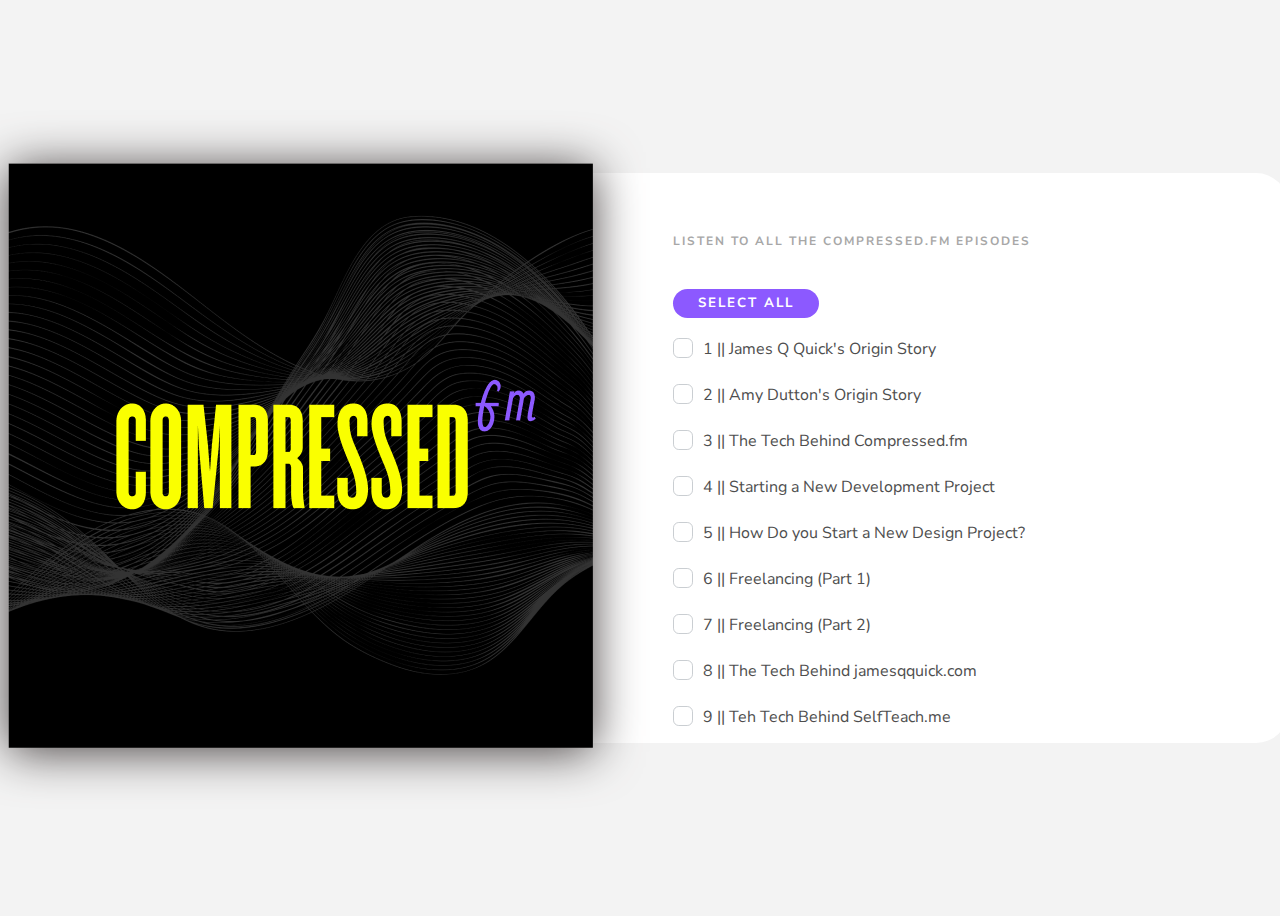
<file: Challenge#5/index.html>
<!DOCTYPE html>
<html lang="en">
    <head>
        <meta charset="UTF-8" />
        <meta http-equiv="X-UA-Compatible" content="IE=edge" />
        <meta name="viewport" content="width=device-width, initial-scale=1.0" />
        <title>04 - Multiple Checkboxes || Advent of JavaScript</title>
        <link rel="stylesheet" href="./styles.css" />
    </head>

    <body>
        <div class="wrapper">
            <div class="cover">
                <img src="./images/podcast-cover.png" alt="Compressed.fm" />
            </div>
            <div class="content">
                <h1>Listen to all the Compressed.fm Episodes</h1>
                <button id="selectAll">Select All</button>

                <ul class="episodes"></ul>
            </div>
        </div>
        <script src="app.js"></script>
    </body>
</html>
</file>
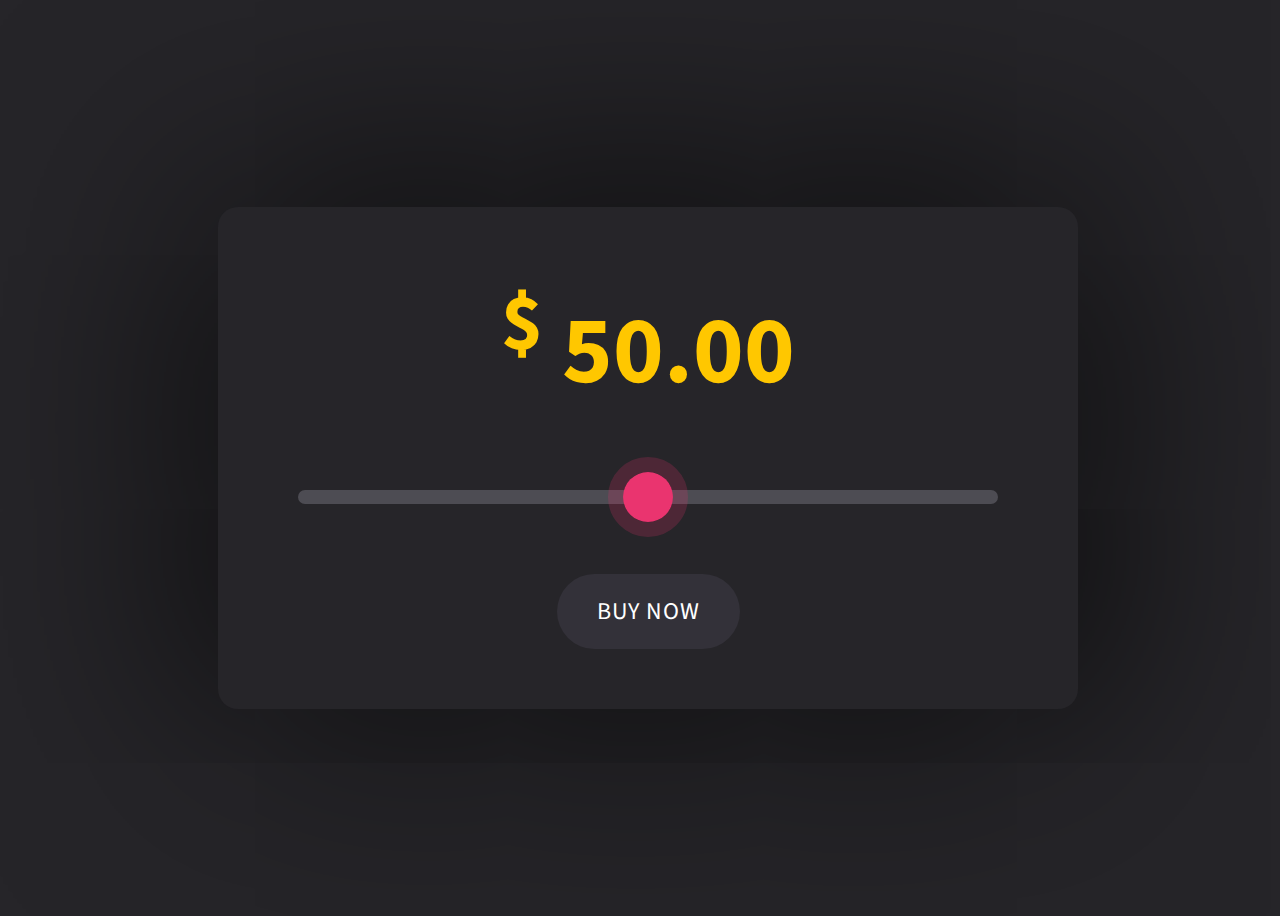
<file: Challenge#6/index.html>
<!DOCTYPE html>
<html lang="en">

<head>
  <meta charset="UTF-8">
  <meta http-equiv="X-UA-Compatible" content="IE=edge">
  <meta name="viewport" content="width=device-width, initial-scale=1.0">
  <title>06 - Range Slider || Advent of JavaScript</title>
  <link rel="stylesheet" href="./styles.css" />
</head>

<body>

  <div class="wrapper">
    <div class="amount">
      <sup>$</sup>
      <span class="dollars">50.00</span>
    </div>
    <input type="range" id="priceRange" min="0" max="10000" step="1" value="" />
    <br />
    <button>Buy Now</button>
    <script src="app.js"></script>
  </div>

</body>

</html>
</file>
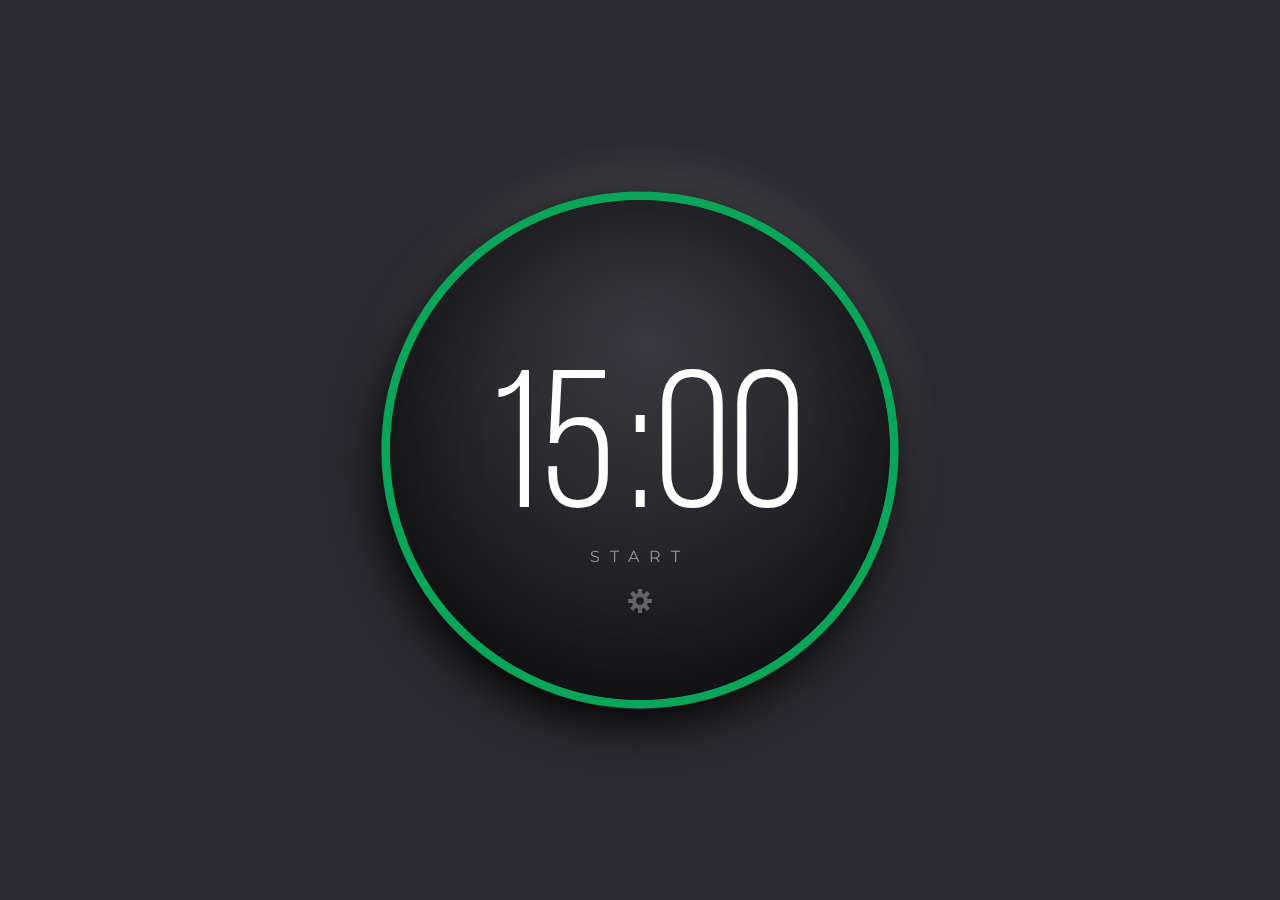
<file: Challenge #1/Project Files (FREE)/STARTER-FILES/index.html>
<!DOCTYPE html>
<html lang="en">
    <head>
        <meta charset="UTF-8" />
        <meta http-equiv="X-UA-Compatible" content="IE=edge" />
        <meta name="viewport" content="width=device-width, initial-scale=1.0" />
        <title>01 - Pomodoro || Advent of JavaScript</title>
        <link rel="stylesheet" href="./styles.css" />
    </head>

    <body>
        <div class="wrapper">
            <div class="ring">
                <svg width="518" height="518" viewBox="0 0 518 518">
                    <circle
                        stroke-width="9px"
                        x="0"
                        y="y"
                        cx="259"
                        cy="259"
                        r="254"
                    />
                </svg>
            </div>

            <div class="timer">
                <div class="time">
                    <div class="minutes">
                        <input type="text" value="15" disabled />
                    </div>
                    <div class="colon">:</div>
                    <div class="seconds">
                        <input type="text" value="00" disabled />
                    </div>
                </div>
                <button class="start">start</button>
                <button class="settings">
                    <img src="images/gear.svg" alt="Settings" />
                </button>
            </div>
        </div>
        <script src="./app.js"></script>
    </body>
</html>
</file>
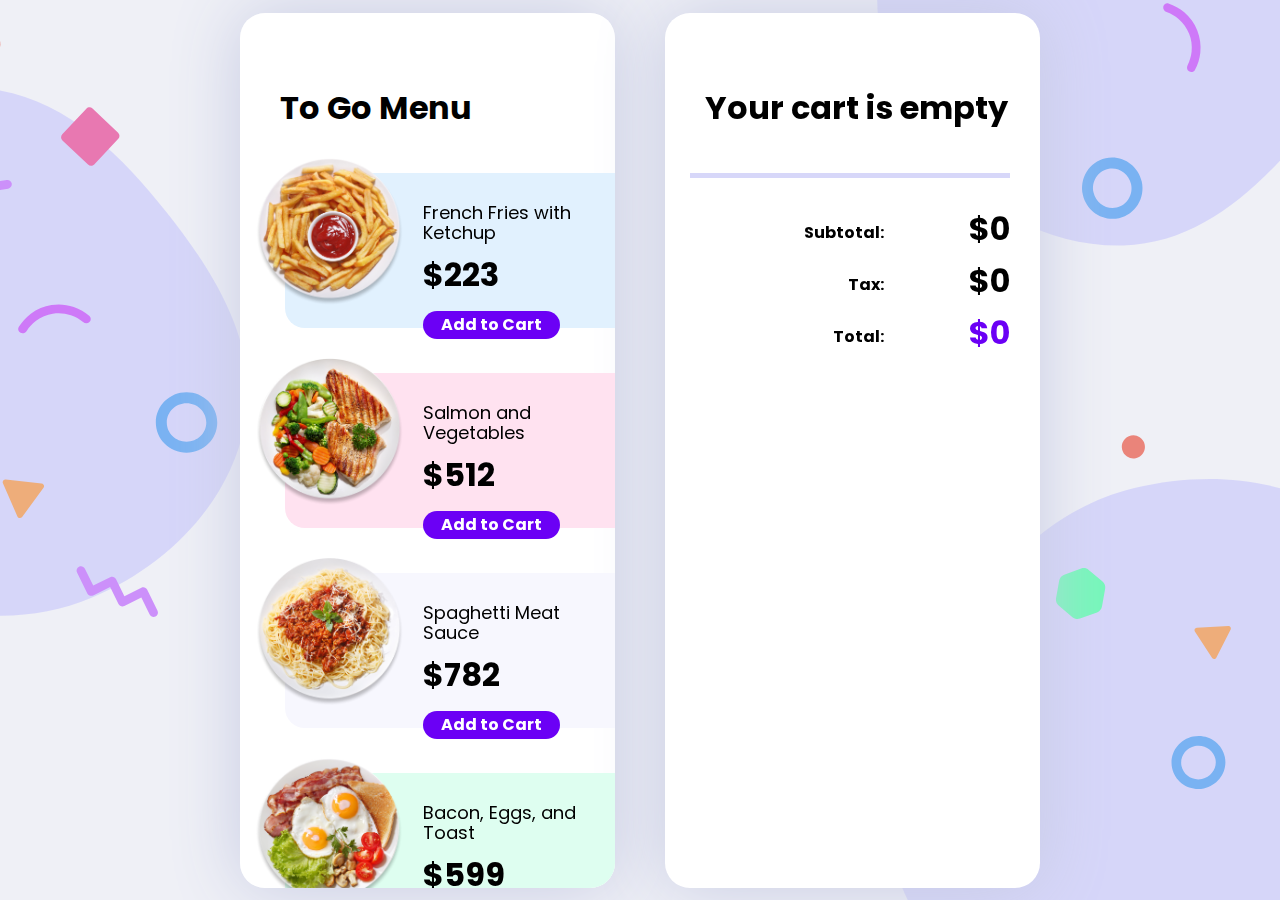
<file: Challenge #2/Project Files (FREE)/STARTER-FILES/index.html>
<!DOCTYPE html>
<html lang="en">
    <head>
        <meta charset="UTF-8" />
        <meta http-equiv="X-UA-Compatible" content="IE=edge" />
        <meta name="viewport" content="width=device-width, initial-scale=1.0" />
        <title>02 - E-Commerce Component || Advent of JavaScript</title>
        <link rel="stylesheet" href="./styles.css" />
    </head>

    <body>
        <div class="wrapper menu">
            <div class="panel">
                <h1>To Go Menu</h1>
                <ul class="menu"></ul>
            </div>

            <div class="panel cart">
                <h1>Your cart is empty</h1>
                <!-- <p class="empty">Your cart is empty.</p> -->

                <ul class="cart-summary">
                    <!-- item 1 -->
                    <!-- <li>
                        <div class="plate">
                            <img
                                src="images/plate__fish-sticks-fries.png"
                                alt="Fish Sticks and Fries"
                                class="plate"
                            />
                            <div class="quantity">1</div>
                        </div>
                        <div class="content">
                            <p class="menu-item">Fish Sticks and Fries</p>
                            <p class="price">$6.34</p>
                        </div>
                        <div class="quantity__wrapper">
                            <button class="decrease">
                                <img src="images/chevron.svg" />
                            </button>
                            <div class="quantity">1</div>
                            <button class="increase">
                                <img src="images/chevron.svg" />
                            </button>
                        </div>
                        <div class="subtotal">$6.34</div>
                    </li> -->

                    <!-- item 2 -->
                </ul>

                <div class="totals">
                    <div class="line-item">
                        <div class="label">Subtotal:</div>
                        <div class="amount price subtotal">$0</div>
                    </div>
                    <div class="line-item">
                        <div class="label">Tax:</div>
                        <div class="amount price tax">$0</div>
                    </div>
                    <div class="line-item total">
                        <div class="label">Total:</div>
                        <div class="amount price total">$0</div>
                    </div>
                </div>
            </div>
        </div>
        <script src="app.js"></script>
    </body>
</html>
</file>
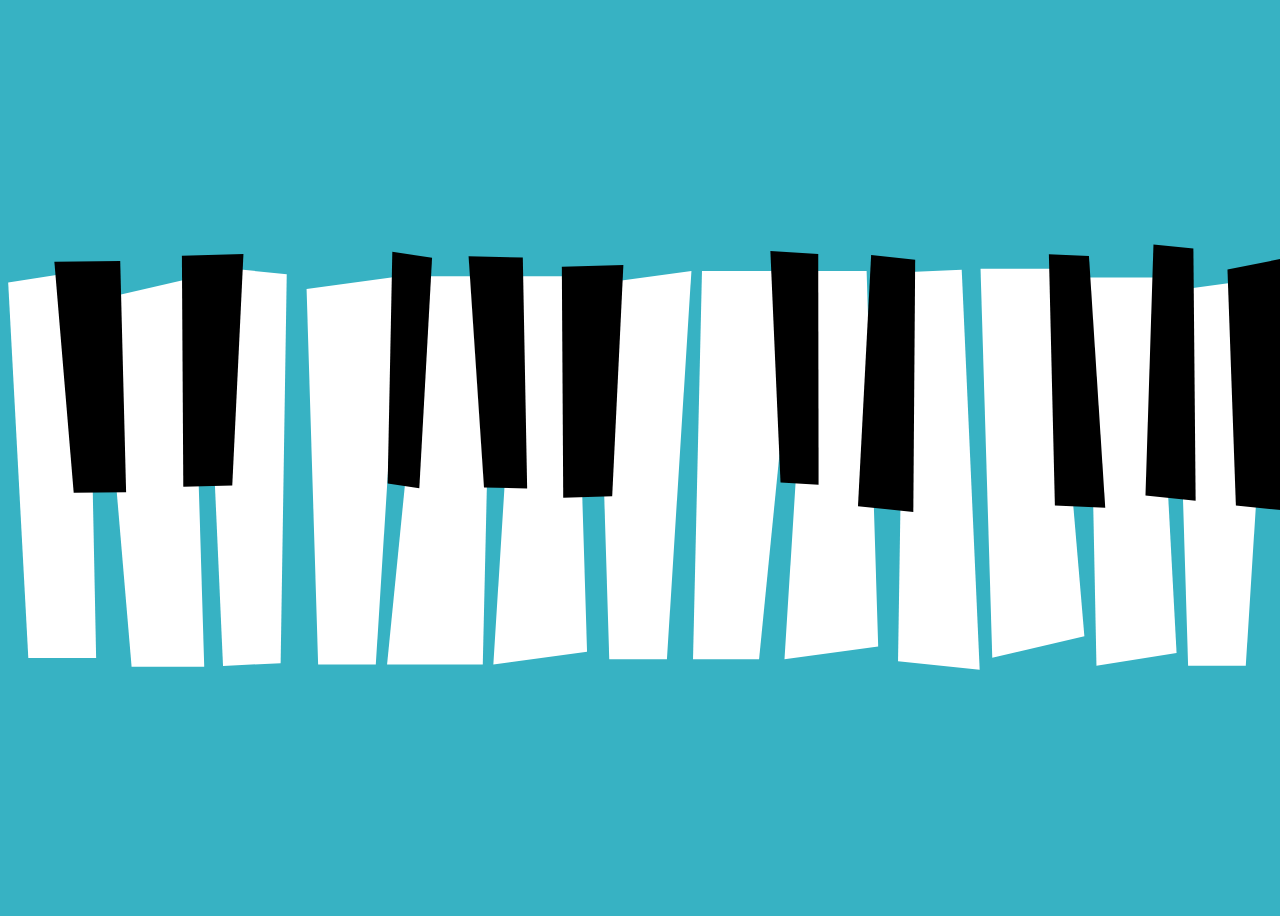
<file: Challenge #3/Project Files. (FREE)/STARTER-FILES/index.html>
<!DOCTYPE html>
<html lang="en">
    <head>
        <meta charset="UTF-8" />
        <meta http-equiv="X-UA-Compatible" content="IE=edge" />
        <meta name="viewport" content="width=device-width, initial-scale=1.0" />
        <title>03 - Piano || Advent of JavaScript</title>
        <link rel="stylesheet" href="./styles.css" />
    </head>

    <body>
        <div class="piano">
            <svg
                width="1387"
                height="467"
                viewBox="0 0 1387 467"
                fill="none"
                xmlns="http://www.w3.org/2000/svg"
            >
                <!-- white keys -->
                <a href="#">
                    <path
                        class="white-keys"
                        d="M638.996 44.2128L740.544 30.4131L714.007 451.115H651.516L638.996 44.2128Z"
                    />
                </a>
                <a href="#">
                    <path
                        class="white-keys"
                        d="M627.456 442.886L525.908 456.686L552.445 35.9836L614.936 35.9836L627.456 442.886Z"
                    />
                </a>
                <a href="#">
                    <path
                        class="white-keys"
                        d="M942.914 437.315L841.366 451.115L867.903 30.4131L930.395 30.4131L942.914 437.315Z"
                    />
                </a>
                <a href="#">
                    <path
                        class="white-keys"
                        d="M323.538 49.7834L425.086 35.9836L398.549 456.686L336.057 456.686L323.538 49.7834Z"
                    />
                </a>
                <a href="#">
                    <path
                        class="white-keys"
                        d="M1266.25 51.0879L1367.8 37.2881L1341.26 457.99H1278.77L1266.25 51.0879Z"
                    />
                </a>
                <a href="#">
                    <path
                        class="white-keys"
                        d="M1266.25 444.19L1179.45 457.99L1170.96 37.2881L1244.45 37.2881L1266.25 444.19Z"
                    />
                </a>
                <a href="#">
                    <path
                        class="white-keys"
                        d="M0.198484 42.9083L86.9996 29.1086L95.4927 449.811L22.0025 449.811L0.198484 42.9083Z"
                    />
                </a>
                <a href="#">
                    <path
                        class="white-keys"
                        d="M1166.36 426.108L1066.54 449.292L1053.83 27.9453L1132.51 27.9451L1166.36 426.108Z"
                    />
                </a>
                <a href="#">
                    <path
                        class="white-keys"
                        d="M100.091 60.9909L199.916 37.8068L212.62 459.154L133.938 459.154L100.091 60.9909Z"
                    />
                </a>
                <a href="#">
                    <path
                        class="white-keys"
                        d="M1052.91 462.278L964.417 453.282L971.021 31.7954L1033.44 28.8389L1052.91 462.278Z"
                    />
                </a>
                <a href="#">
                    <path
                        class="white-keys"
                        d="M213.545 24.821L302.035 33.8169L295.431 455.303L233.01 458.26L213.545 24.821Z"
                    />
                </a>
                <a href="#">
                    <path
                        class="white-keys"
                        d="M751.992 30.4131L855.696 30.4131L813.855 451.115H742.286L751.992 30.4131Z"
                    />
                </a>
                <a href="#">
                    <path
                        class="white-keys"
                        d="M514.46 456.686L410.756 456.686L452.597 35.9836L524.166 35.9836L514.46 456.686Z"
                    />
                </a>

                <!-- black keys -->
                <a href="#">
                    <path
                        class="black-keys"
                        d="M50.2409 20.4357L121.598 19.5728L127.98 269.937L71.194 270.624L50.2409 20.4357Z"
                    />
                </a>
                <a href="#">
                    <path
                        class="black-keys"
                        d="M255.13 11.8923L188.438 13.8596L189.947 264.228L243.021 262.663L255.13 11.8923Z"
                    />
                </a>
                <a href="#">
                    <path
                        class="black-keys"
                        d="M666.823 23.7702L600.131 25.7375L601.64 276.106L654.713 274.541L666.823 23.7702Z"
                    />
                </a>
                <a href="#">
                    <path
                        class="black-keys"
                        d="M416.443 9.5631L459.528 15.9547L445.694 265.656L411.407 260.57L416.443 9.5631Z"
                    />
                </a>
                <a href="#">
                    <path
                        class="black-keys"
                        d="M826.095 8.69799L877.949 11.8464L878.363 262.021L837.098 259.516L826.095 8.69799Z"
                    />
                </a>
                <a href="#">
                    <path
                        class="black-keys"
                        d="M980.986 291.443L921.019 285.153L935.293 13.1079L983.015 18.1132L980.986 291.443Z"
                    />
                </a>
                <a href="#">
                    <path
                        class="black-keys"
                        d="M1188.97 286.865L1134.4 284.46L1127.89 12.187L1171.32 14.1007L1188.97 286.865Z"
                    />
                </a>
                <a href="#">
                    <path
                        class="black-keys"
                        d="M1286.92 279.16L1232.57 273.722L1241.22 1.50762L1284.47 5.8349L1286.92 279.16Z"
                    />
                </a>
                <a href="#">
                    <path
                        class="black-keys"
                        d="M1384.88 289.883L1330.52 284.445L1321.41 28.6993L1382.42 16.5584L1384.88 289.883Z"
                    />
                </a>
                <a href="#">
                    <path
                        class="black-keys"
                        d="M499.081 14.3453L557.845 15.7525L562.558 265.969L515.794 264.849L499.081 14.3453Z"
                    />
                </a>
            </svg>
        </div>
        <!-- <audio src="./audio/key-1.mp3" class="key-1"></audio> -->
        <script src="app.js"></script>
    </body>
</html>
</file>
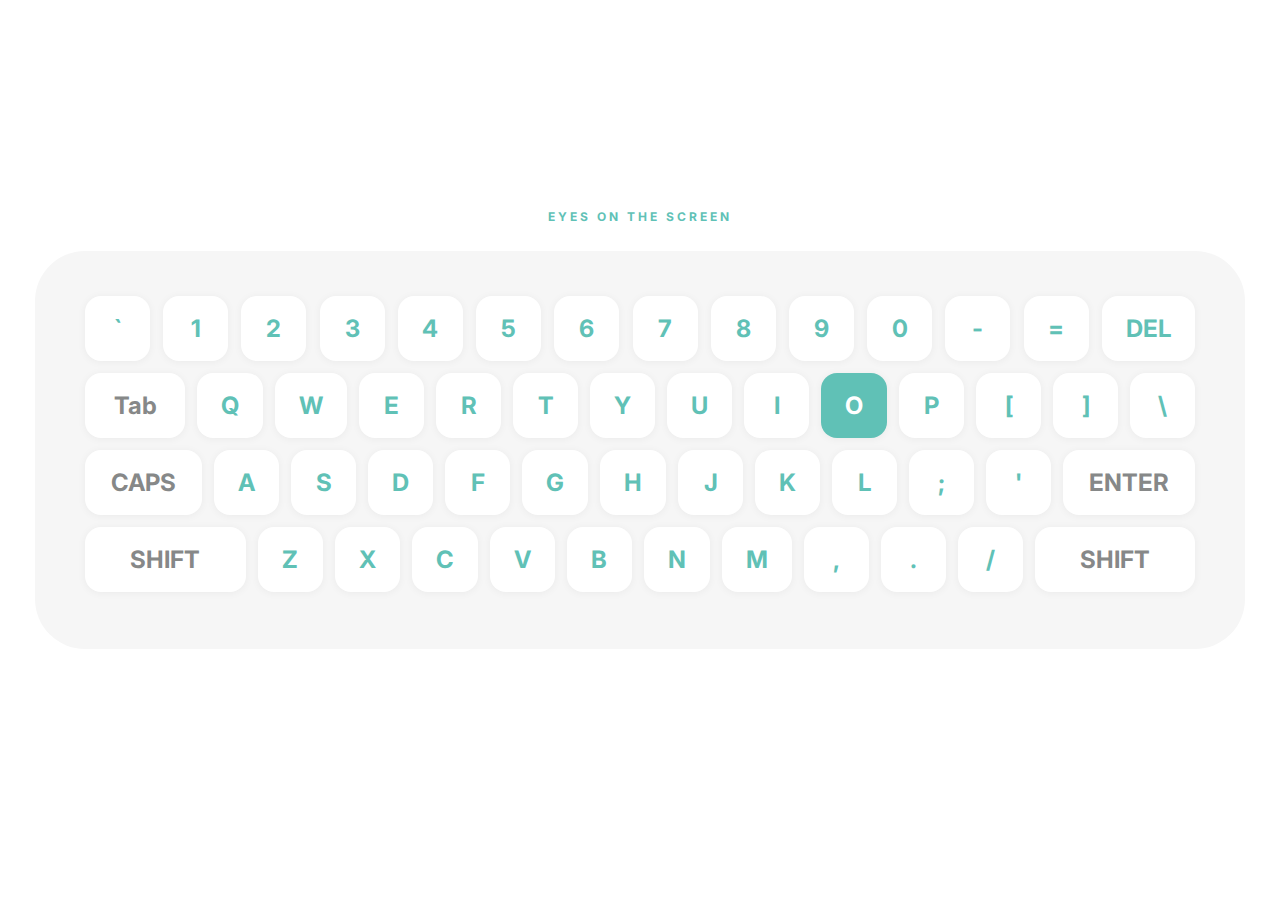
<file: Challenge#4/Project Files (FREE)/STARTER-FILES/index.html>
<!DOCTYPE html>
<html lang="en">
    <head>
        <meta charset="UTF-8" />
        <meta http-equiv="X-UA-Compatible" content="IE=edge" />
        <meta name="viewport" content="width=device-width, initial-scale=1.0" />
        <title>04 - Eyes on the Screen || Advent of JavaScript</title>
        <link rel="stylesheet" href="styles.css" />
    </head>

    <body>
        <div class="keyboard">
            <h1>Eyes on the Screen</h1>
            <div class="row">
                <button class="key" data-key="`">`</button>
                <button class="key" data-key="1">1</button>
                <button class="key" data-key="2">2</button>
                <button class="key" data-key="3">3</button>
                <button class="key" data-key="4">4</button>
                <button class="key" data-key="5">5</button>
                <button class="key" data-key="6">6</button>
                <button class="key" data-key="7">7</button>
                <button class="key" data-key="8">8</button>
                <button class="key" data-key="9">9</button>
                <button class="key" data-key="0">0</button>
                <button class="key" data-key="-">-</button>
                <button class="key" data-key="=">=</button>
                <button class="key" data-key="BACKSPACE">DEL</button>
            </div>
            <div class="row">
                <button class="key utility" data-key="TAB">Tab</button>
                <button class="key" data-key="Q">Q</button>
                <button class="key" data-key="W">W</button>
                <button class="key" data-key="E">E</button>
                <button class="key" data-key="R">R</button>
                <button class="key" data-key="T">T</button>
                <button class="key" data-key="Y">Y</button>
                <button class="key" data-key="U">U</button>
                <button class="key" data-key="I">I</button>
                <button class="key" data-key="O">O</button>
                <button class="key" data-key="P">P</button>
                <button class="key" data-key="[">[</button>
                <button class="key" data-key="]">]</button>
                <button class="key" data-key="\">\</button>
            </div>
            <div class="row">
                <button class="key utility" data-key="CAPSLOCK">CAPS</button>
                <button class="key" data-key="A">A</button>
                <button class="key" data-key="S">S</button>
                <button class="key" data-key="D">D</button>
                <button class="key" data-key="F">F</button>
                <button class="key" data-key="G">G</button>
                <button class="key" data-key="H">H</button>
                <button class="key" data-key="J">J</button>
                <button class="key" data-key="K">K</button>
                <button class="key" data-key="L">L</button>
                <button class="key" data-key=";">;</button>
                <button class="key" data-key="'">'</button>
                <button class="key utility" data-key="ENTER">ENTER</button>
            </div>
            <div class="row">
                <button class="key utility" data-key="SHIFT">SHIFT</button>
                <button class="key" data-key="Z">Z</button>
                <button class="key" data-key="X">X</button>
                <button class="key" data-key="C">C</button>
                <button class="key" data-key="V">V</button>
                <button class="key" data-key="B">B</button>
                <button class="key" data-key="N">N</button>
                <button class="key" data-key="M">M</button>
                <button class="key" data-key=",">,</button>
                <button class="key" data-key=".">.</button>
                <button class="key" data-key="/">/</button>
                <button class="key utility" data-key="SHIFT">SHIFT</button>
            </div>
        </div>
        <script src="app.js"></script>
    </body>
</html>
</file>
<file: Challenge#5/styles.css>
@import url('https://fonts.googleapis.com/css2?family=Nunito+Sans:wght@400;700&display=swap');

body {
  background: #F3F3F3;
  color: #4E4E4E;
  min-width: 100vw;
  min-height: 100vh;
  display: flex;
  align-items: center;
  font-family: 'Nunito Sans', sans-serif;
  justify-content: center;
}

.wrapper {
  display: flex;
  align-items: center;
}

.cover {
  filter: drop-shadow(0px 4px 24px #453F3F);
}

.content {
  background: white;
  border-top-right-radius: 32px;
  border-bottom-right-radius: 32px;
  padding: 60px 80px;
  height: 450px;
  overflow-y: scroll;
}

h1 {
  font-weight: bold;
  font-size: .75rem;
  letter-spacing: 2px;
  text-transform: uppercase;
  color: #A7A7A7;
  margin: 0 0 40px 0;
  padding: 0;
}

input[type="checkbox"] {
  display: none;
} 

ul {
  list-style-type: none;
  margin: 0;
  padding: 0;
}

li {
  margin-bottom: 24px;
  font-size: 1rem;
}

label {
  cursor: pointer;
}

input[type="checkbox"] + span {
  background: url('./images/checkbox--unchecked.svg') left top no-repeat;
  background-size: 20px 20px;
  min-height: 20px;
  padding-left: 30px;
}

input[type="checkbox"]:checked + span {
  background-image: url('images/checkbox--checked.svg');
  text-decoration: line-through;
  color: #C9CDD1;
}

button {
  background: #8C59FF;
  border: none;
  border-radius: 24px;
  text-transform: uppercase;
  font-family: 'Nunito Sans', sans-serif;
  font-weight: bold;
  padding: 8px 25px;
  color: white;
  line-height: 1;
  letter-spacing: 2px;
  cursor: pointer;
  margin-bottom: 20px;
}

button:hover {
  background: #543599;
}
</file>
<file: Challenge#6/styles.css>
@import url('https://fonts.googleapis.com/css2?family=Source+Sans+Pro:wght@700&display=swap');

body {
  background: #262529;
  display: flex;
  align-items: center;
  justify-content: center;
  min-width: 100vw;
  min-height: 100vh;
  font-family: 'Source Sans Pro', sans-serif;
}

.wrapper {
  background: #262529;
  box-shadow: 0px 0px 250px #000000;
  border-radius: 20px;
  padding: 60px 80px;
  text-align: center;
}

.amount {
  color: #FFC700;
  font-weight: bold;
  font-size: 6rem;
}

.dollar-sign {
  font-size: 5.5rem;
}

.dollars {

}

input[type=range] {
  -webkit-appearance: none;
  appearance: none;
  border-radius: 10px;
  width: 700px;
  height: 14px;
  background: #4D4C53;
  outline: none;
  margin: 70px 0;
}

/* slider handle */
input[type=range]::-webkit-slider-thumb {
  -webkit-appearance: none;
  appearance: none;
  width: 50px;
  height: 50px;
  background: #EA346F;
  cursor: pointer;
  border-radius: 50%;
  outline: 15px solid rgba(234, 52, 111, .2);
}

input[type=range]::-moz-range-thumb {
  -webkit-appearance: none;
  appearance: none;
  border: none; /* firefox needs this */
  width: 50px;
  height: 50px;
  background: #EA346F;
  cursor: pointer;
  border-radius: 50%;
  outline: 15px solid rgba(234, 52, 111, .2);
}

/* progress (before knob) within Firefox */
input[type=range]::-moz-range-progress {
  background: #EA346F;
  border-top-left-radius: 10px;
  border-bottom-left-radius: 10px;
  height: 14px;
}


button {
  font-family: 'Source Sans Pro', sans-serif;
  border: none;
  color: white;
  font-size: 1.5rem;
  text-transform: uppercase;
  padding: 20px 40px;
  background: #333139;
  border-radius: 100px;
  letter-spacing: 1px;
  cursor: pointer;
}

button:hover {
  background: white;
  color: black;
}
</file>
<file: Challenge #1/Project Files (FREE)/STARTER-FILES/styles.css>
@import url('https://fonts.googleapis.com/css2?family=Montserrat:wght@700&display=swap');

@font-face {
  font-family: "bebas";
  src: url('./fonts/bebasneue-book-webfont.woff') format('woff'),
      url('./fonts/bebasneue-book-webfont.woff2') format('woff2');
}

body {
  align-items: center;
  background: #2B2A30;
  display: flex;
  justify-content: center;
  margin: 0;
  min-height: 100vh;
  min-width: 100vw;
  padding: 0;
}

/* outer glow */
.wrapper {
  align-items: center;
  border-radius: 50%;
  box-shadow: -5px 14px 44px #000000, 5px -16px 50px rgba(255, 255, 255, 0.15);
  display: flex;
  height: 518px;
  justify-content: center;
  position: relative;
  width: 518px;
}

.ring {
  position: absolute;
  left: 0;
  stroke: #09A65A;
  top: 0;
  z-index: 1;
}

.ring.ending circle {
  stroke: #900A0A;
}

/* inner circle */
.timer {
  align-items: center;
  background: radial-gradient(71.4% 71.4% at 51.7% 28.6%, #3A393F 0%, #17171A 100%);
  border-radius: 50%;
  box-shadow: inset 0px 0px 114px rgba(0, 0, 0, 0.45);
  color: white;
  display: flex;
  flex-direction: column;
  height: 500px;
  justify-content: center;
  position: relative;
  width: 500px;
  z-index: 2;
}

/* actual time */
.time {
  display: flex;
  font-family: "bebas";
  font-size: 196px;
  margin: 30px auto;
  position: relative;
  top: 30px;
}

input[type="text"] {
  border: 0;
  border-bottom: 1px dashed white;
  background: none;
  color: white;
  font-family: "bebas";
  font-size: 196px;
  height: 170px;
  width: 150px;
  text-align: center;
  outline: none;
}

input[type=text]:disabled {
  border-bottom: none;
}

.start {
  cursor: pointer;
  font-family: 'Montserrat', sans-serif;
  font-size: 16px;
  letter-spacing: 10px;
  line-height: 20px;
  background: none;
  color: white;
  opacity: .5;
  border: none;
  text-transform: uppercase;
  margin-bottom: 20px;
}

.start:hover {
  opacity: 1;
}

.settings {
  border: none;
  background: none;
  cursor: pointer;
  opacity: 0.3;
}

.settings:hover {
  opacity: 1;
}
</file>
<file: Challenge #2/Project Files (FREE)/STARTER-FILES/styles.css>
@import url('https://fonts.googleapis.com/css2?family=Poppins:wght@400;700&display=swap');

body {
  background: url('images/bg__left.svg') left 10% no-repeat,
    url('images/bg__top-right.svg') right top no-repeat,
    #EFF0F6 url('images/bg__btm-right.svg') right bottom no-repeat;
  font-family: 'Poppins', sans-serif;
  margin: 0;
  padding: 0;
  min-height: 100%;
  min-width: 100%;
}

.wrapper {
  align-items: center;
  display: flex;
  justify-content: center;
  width: 100vw;
  gap: 50px;
  height: 100vh;
}

.panel {
  background: white;
  border-radius: 25px;
  box-sizing: border-box;
  box-shadow: 0px 0px 70px #C7CBE3;
  height: 875px;
  padding-top: 50px;
  overflow-y: scroll;
  width: 375px;
}

h1 {
  padding-left: 40px;
  font-size: 2rem;
  font-weight: bold;
  padding-bottom: 20px;
}

ul {
  list-style-type: none;
  margin: 0;
  padding: 0;
}

ul.menu li {
  margin-left: 15px;
  display: flex;
  padding-right: 30px;
  position: relative;
  gap: 20px;
  margin-bottom: 45px;
}

ul.menu li:nth-child(4n + 1):before {
  --background: #e1f1fe
}

ul.menu li:nth-child(4n + 2):before {
  --background: #ffe2f0
}

ul.menu li:nth-child(4n + 3):before {
  --background: #f7f7fe
}

ul.menu li:nth-child(4n + 4):before {
  --background: #defef0
}

ul.menu li:before {
  background: var(--background);
  border-bottom-left-radius: 20px;
  border-top-left-radius: 20px;
  content: '';
  display: block;
  width: 100%;
  height: 100%;
  position: absolute;
  left: 30px;
  top: 0;
  z-index: 1;
}

ul.menu .plate img {
  height: 148px;
  width: 148px;
  position: relative;
  z-index: 2;
  top: -15px;
}

ul.menu .content {
  padding-top: 30px;
  position: relative;
  width: 100%;
  z-index: 3;
}

.menu-item {
  font-size: 1.125rem;
  line-height: 20px;
  margin: 0 0 16px 0;
  padding: 0;
}

.price,
.subtotal{
  font-size: 2rem;
  line-height: 1;
  font-weight: bold;
}

ul.menu .price {
  margin: 0 0 20px 0;
  padding: 0;
}

ul.menu .price::before {
  content:"$";
  font-size: 2rem;
  line-height: 1;
  font-weight: bold;
}

button {
  background: #6B00F5;
  border: none;
  cursor: pointer;
  font-family: 'Poppins', sans-serif;
  border-radius: 20px;
  padding: 4px 18px;
  font-size: 1rem;
  color: white;
  font-weight: bold;
  line-height: 1.2;
  display: flex;
  align-items: center;
  justify-content: center;
  gap: 10px;
}

ul.menu button {
  position: absolute;
}

button.in-cart {
  background: black;
}

.cart p.empty {
  padding-left: 40px;
}

.cart-summary {
  border-bottom: 5px solid #D7D7F9;
  margin: 0 30px 0 25px;
}

.cart-summary li {
  display: grid;
  grid-template-areas: "plate content content"
    "plate quantity price";
}

.cart-summary .menu-item {
  margin-bottom: 5px;
}

.cart-summary p {
  margin-bottom: 0;
}

.cart-summary .price {
  margin: 0 0 16px 0;
  font-size: 1rem;
}

.cart .plate {
  position: relative;
  height: 64px;
  width: 64px;
  display: flex;
  align-items: center;
  justify-content: center;
  grid-area: plate;
}

.cart .plate img {
  height: 64px;
  width: 64px;
  position: absolute;
  left: 0;
  top: 0;
  z-index: 1;
}

.cart-summary .content {
  grid-area: content;
}

.cart .quantity {
  background: black;
  color: white;
  font-size: 1rem;
  grid-area: quantity;
  font-weight: bold;
  border-radius: 50%;
  height: 32px;
  width: 32px;
  display: flex;
  align-items: center;
  justify-content: center;
  z-index: 2;
}

.quantity__wrapper {
  display: flex;
  gap: 10px;
}

.quantity__wrapper .quantity {
  background: none;
  color: black;
}

.decrease,
.increase {
  padding: 0;
  height: 32px;
  width: 32px;
  display: block;
}

.decrease:hover,
.increase:hover {
  background: black;
}

.decrease img {
  top: 1px;
  position: relative;
  left: -1px;
}

.increase img {
  transform: rotate(180deg);
  position: relative;
  top: 1px;
  left: 2px;
}

.cart-summary li {
  border-bottom: 1px solid #D7D7F9;
  margin-bottom: 45px;
  padding-bottom: 45px;
}

.cart-summary li:last-child {
  border-bottom: 0;
  padding-bottom: 0;
}

.cart-summary li .subtotal {
  text-align: right;
}

.totals {
  padding: 35px 30px;
}

.line-item {
  display: flex;
  align-items: flex-end;
  text-align: right;
  margin-bottom: 20px;
}

.line-item .label {
  font-size: 1rem;
  font-weight: bold;
  width: 60%;
}

.line-item .amount {
  width: 40%;
}

.line-item.total .price {
  color: #6B00F5;
}
</file>
<file: Challenge #3/Project Files. (FREE)/STARTER-FILES/styles.css>
body {
  background: #37B2C3;
}

.piano {
  width: 100vw;
  height: 100vh;
  display: flex;
  align-items: center;
  justify-content: center;
}

.white-keys {
 fill: white;
}

.white-keys:hover {
  fill: #ffd200;
}

.black-keys {
  fill: black;
}

.black-keys:hover {
  fill: #f40082;  
}
</file>
<file: Challenge#4/Project Files (FREE)/STARTER-FILES/styles.css>
@import url('https://fonts.googleapis.com/css2?family=Inter:wght@700&display=swap');

body {
  align-items: center;
  display: flex;
  justify-content: center;
  min-height: 100vh;
  min-width: 100vw;
  margin: 0;
  padding: 0;
}

.keyboard {
  background: #F6F6F6;
  padding: 45px 50px;
  border-radius: 50px;
  position: relative;
}

h1 {
  color: #60C1B6;
  font-family: 'Inter', sans-serif;
  text-transform: uppercase;
  letter-spacing: 3px;
  font-weight: bold;
  font-size: .75rem;
  text-align: center;
  position: absolute;
  top: -50px;
  left: 50%;
  width: 100vw;
  transform: translateX(-50%);
}

.row {
  display: flex;
  justify-content: space-between;
  gap: 12px;
  margin-bottom: 12px;
  width: 1110px;
}

.key {
  background: #FFFFFF;
  box-shadow: 0px 1px 8px rgba(0, 0, 0, 0.05);
  border: none;
  border-radius: 16px;
  color: #60C1B6;
  cursor: pointer;
  display: flex;
  font-family: 'Inter', sans-serif;
  font-size: 1.5rem;
  font-weight: bold;
  justify-content: center;
  min-width: 65px;
  align-items: center;
  padding: 18px 24px;
  height: 65px;
  box-sizing: border-box;
}

.utility {
  color: #868888;
  flex: auto;
}

.key:hover {
  background:  #ffd200;
  color: black;
}

.jiggle {
  animation: jiggle 1s;
  animation-iteration-count: infinite;
  background: #60C1B6;
  color: white;
}

@keyframes jiggle {
  0% { transform: translate(1px, 1px) rotate(0deg); }
  10% { transform: translate(-1px, -2px) rotate(-1deg); }
  20% { transform: translate(-3px, 0px) rotate(1deg); }
  30% { transform: translate(3px, 2px) rotate(0deg); }
  40% { transform: translate(1px, -1px) rotate(1deg); }
  50% { transform: translate(-1px, 2px) rotate(-1deg); }
  60% { transform: translate(-3px, 1px) rotate(0deg); }
  70% { transform: translate(3px, 1px) rotate(-1deg); }
  80% { transform: translate(-1px, -1px) rotate(1deg); }
  90% { transform: translate(1px, 2px) rotate(0deg); }
  100% { transform: translate(1px, -2px) rotate(-1deg); }
}
</file>
